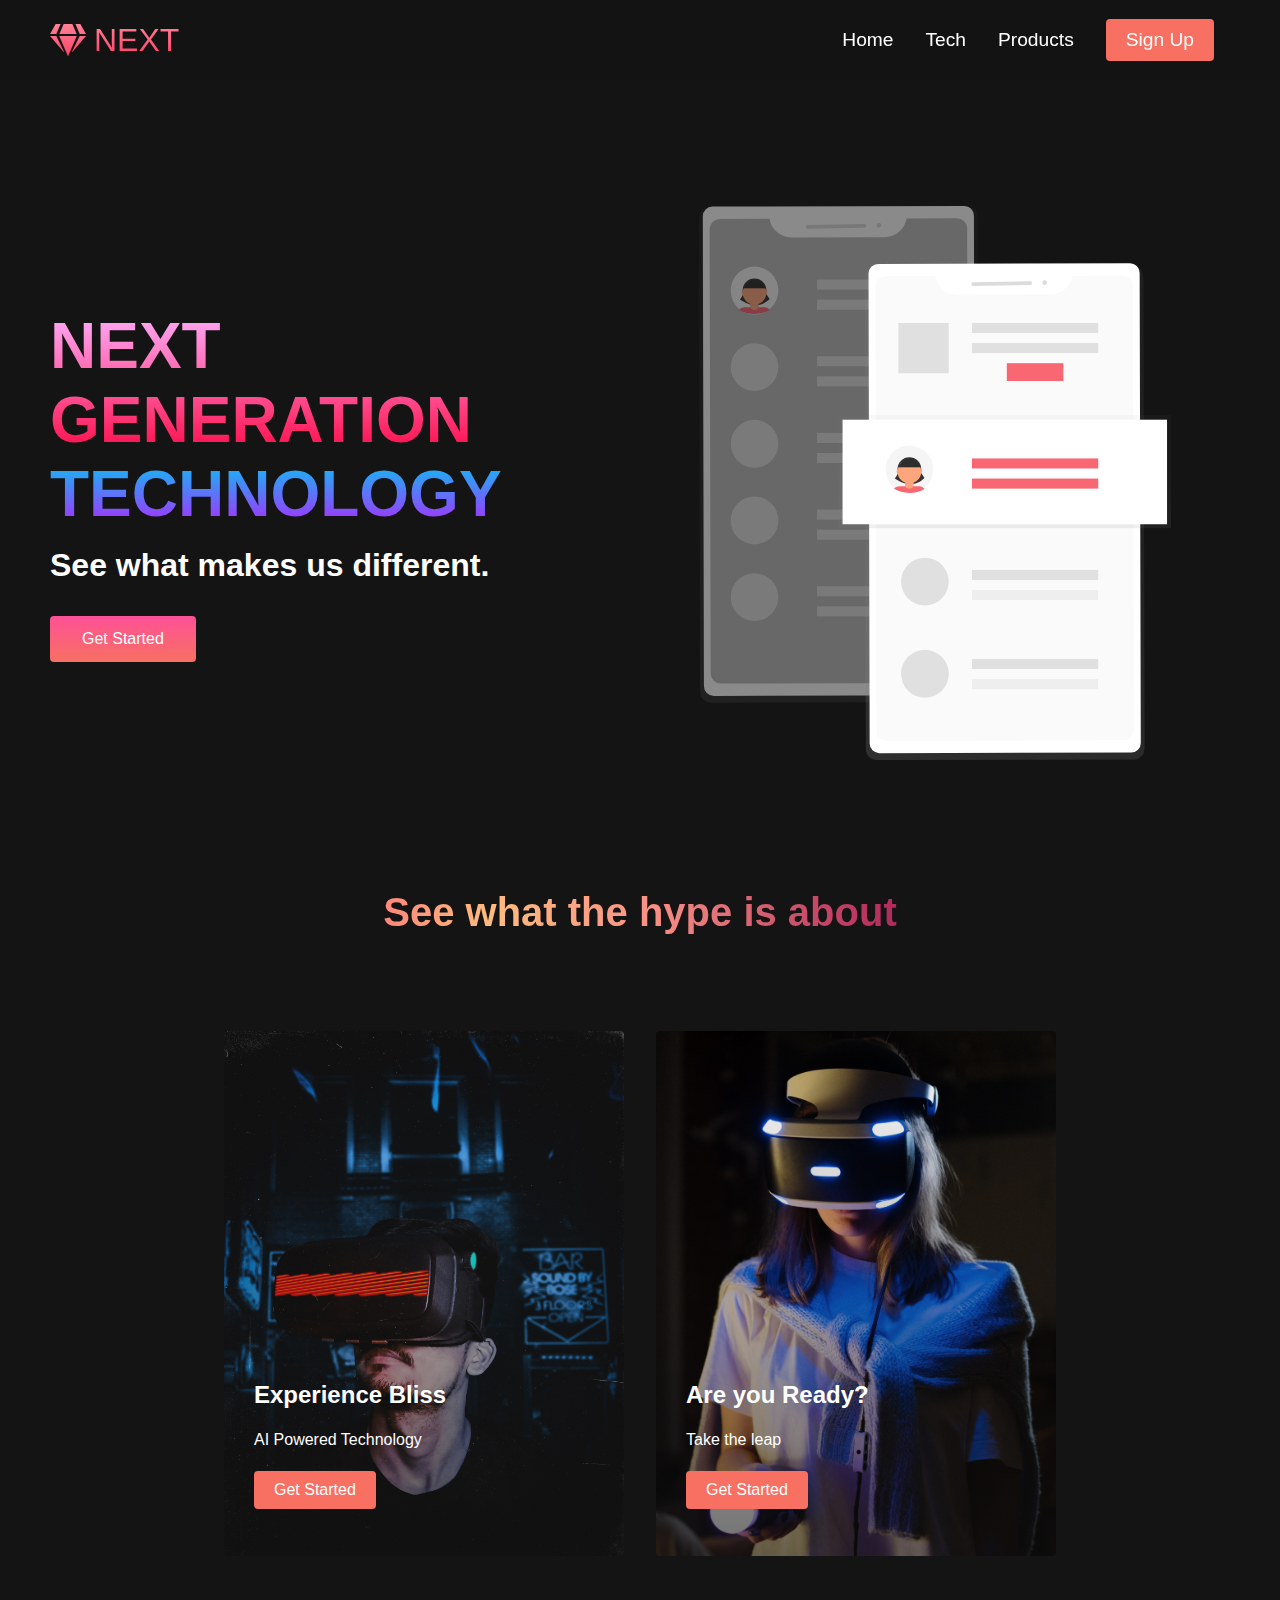
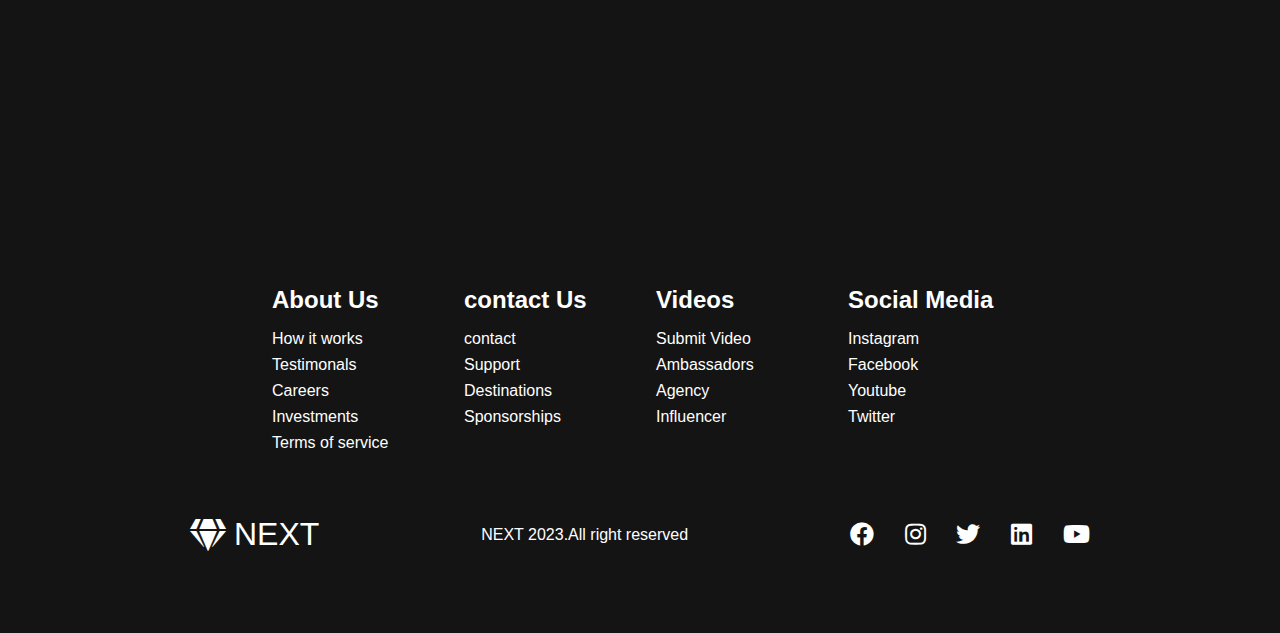
<file: NEXT/index.html>
<!DOCTYPE html>
<html lang="en">
<head>
    <meta charset="UTF-8">
    <meta http-equiv="X-UA-Compatible" content="IE=edge">
    <meta name="viewport" content="width=device-width, initial-scale=1.0">
    <title>Next Website</title>
    <link rel="stylesheet" href="style.css">
    <link rel="stylesheet" href="https://use.fontawesome.com/releases/v5.14.0/css/all.css"  crossorigin="anonymous">
    <link rel="preconnect" href="https://fonts.googleapis.com">
<link rel="preconnect" href="https://fonts.gstatic.com" crossorigin>
<link href="https://fonts.googleapis.com/css2?family=Alfa+Slab+One&family=Comic+Neue:wght@700&family=Secular+One&display=swap" rel="stylesheet">
</head>
<body>
    <!--NavBar Section-->
    <nav class="navbar">
        <div class="navbar__countainer">
            <a href="" id="navbar__logo"><i class="fas fa-gem">
            </i> NEXT</a>
             <div class="navbar__toggle" id="mobile-menu">
                <span class="bar"></span>
                <span class="bar"></span>
                <span class="bar"></span>

             </div>   
             <ul class="navbar__menu">
                <li class="navbar__item">
                    <a href="" class="navbar__links"> Home  </a>
                </li>
                <li class="navbar__item">
                    <a href="tech.html" class="navbar__links"> Tech  </a>
                </li>
                <li class="navbar__item">
                    <a href="" class="navbar__links"> Products  </a>
                </li>
                <li class="navbar__btn">
                    <a href="" class="button"> Sign Up  </a>
                </li>
             </ul>         
        </div>
    </nav>
    <!--Hero Section-->
    <div class="main">
        <div class="main__container">
            <div class="main__content">
                <h1>NEXT GENERATION</h1>
                <h2>TECHNOLOGY</h2>
                <p>See what makes us different.</p>
                <button class="main__btn"><a href="/">Get Started</a></button>
            </div>
            <div class="main__img--container">
                <img src="images/pic1.svg" alt="img" id="main__img">
            </div>
        </div>
    </div>
    <!--Services Section -->
    <div class="services">
        <h1>See what the hype is about</h1>
        <div class="services__container">
        <div class="services__card">
            <h2>Experience Bliss</h2>
            <p>AI Powered Technology</p>
            <button>Get Started</button>
         </div>
         <div class="services__card">
            <h2>Are you Ready?</h2>
            <p>Take the leap</p>
            <button>Get Started</button>
         </div>
        </div>
    </div>

<!--Footer Section-->
<div class="footer__container">
    <div class="footer__links">
        <div class="footer__link--wrapper">
            <div class="footer__link--items">
                <h2>About Us</h2>
                <a href="/">How it works</a>
                <a href="/">Testimonals</a>
                <a href="/">Careers</a>
                <a href="/">Investments</a>
                <a href="/">Terms of service</a>
            </div>
            <div class="footer__link--items">
                <h2>contact Us</h2>
                <a href="/">contact</a>
                <a href="/">Support</a>
                <a href="/">Destinations</a>
                <a href="/">Sponsorships</a>
            </div>
        </div>
        <div class="footer__link--wrapper">
            <div class="footer__link--items">
                <h2>Videos</h2>
                <a href="/">Submit Video</a>
                <a href="/">Ambassadors</a>
                <a href="/">Agency</a>
                <a href="/">Influencer</a>
            </div>
            <div class="footer__link--items">
                <h2>Social Media</h2>
                <a href="/">Instagram</a>
                <a href="/">Facebook</a>
                <a href="/">Youtube</a>
                <a href="/">Twitter</a>
            </div>
        </div>
    </div>
    <div class="social__media">
        <div class="social__media--wrap">
            <div class="footer__logo">
                <a href="" id="footer__logo"><i class="fas fa-gem"></i>NEXT</a>
            </div>
            <p class="website__rights">NEXT 2023.All right reserved</p>
            <div class="social__icons">
                <a href="" class="social__icon--link" target="_blank"><i class="fab fa-facebook"></i></a>
                <a href="" class="social__icon--link" target="_blank"><i class="fab fa-instagram"></i></a>
                <a href="" class="social__icon--link" target="_blank"><i class="fab fa-twitter"></i></a>
                <a href="" class="social__icon--link" target="_blank"><i class="fab fa-linkedin"></i></a>
                <a href="" class="social__icon--link" target="_blank"><i class="fab fa-youtube"></i></a>
            </div>
        </div>
    </div>
</div>

    <script src="app.js"></script>
</body>
</html>
</file>
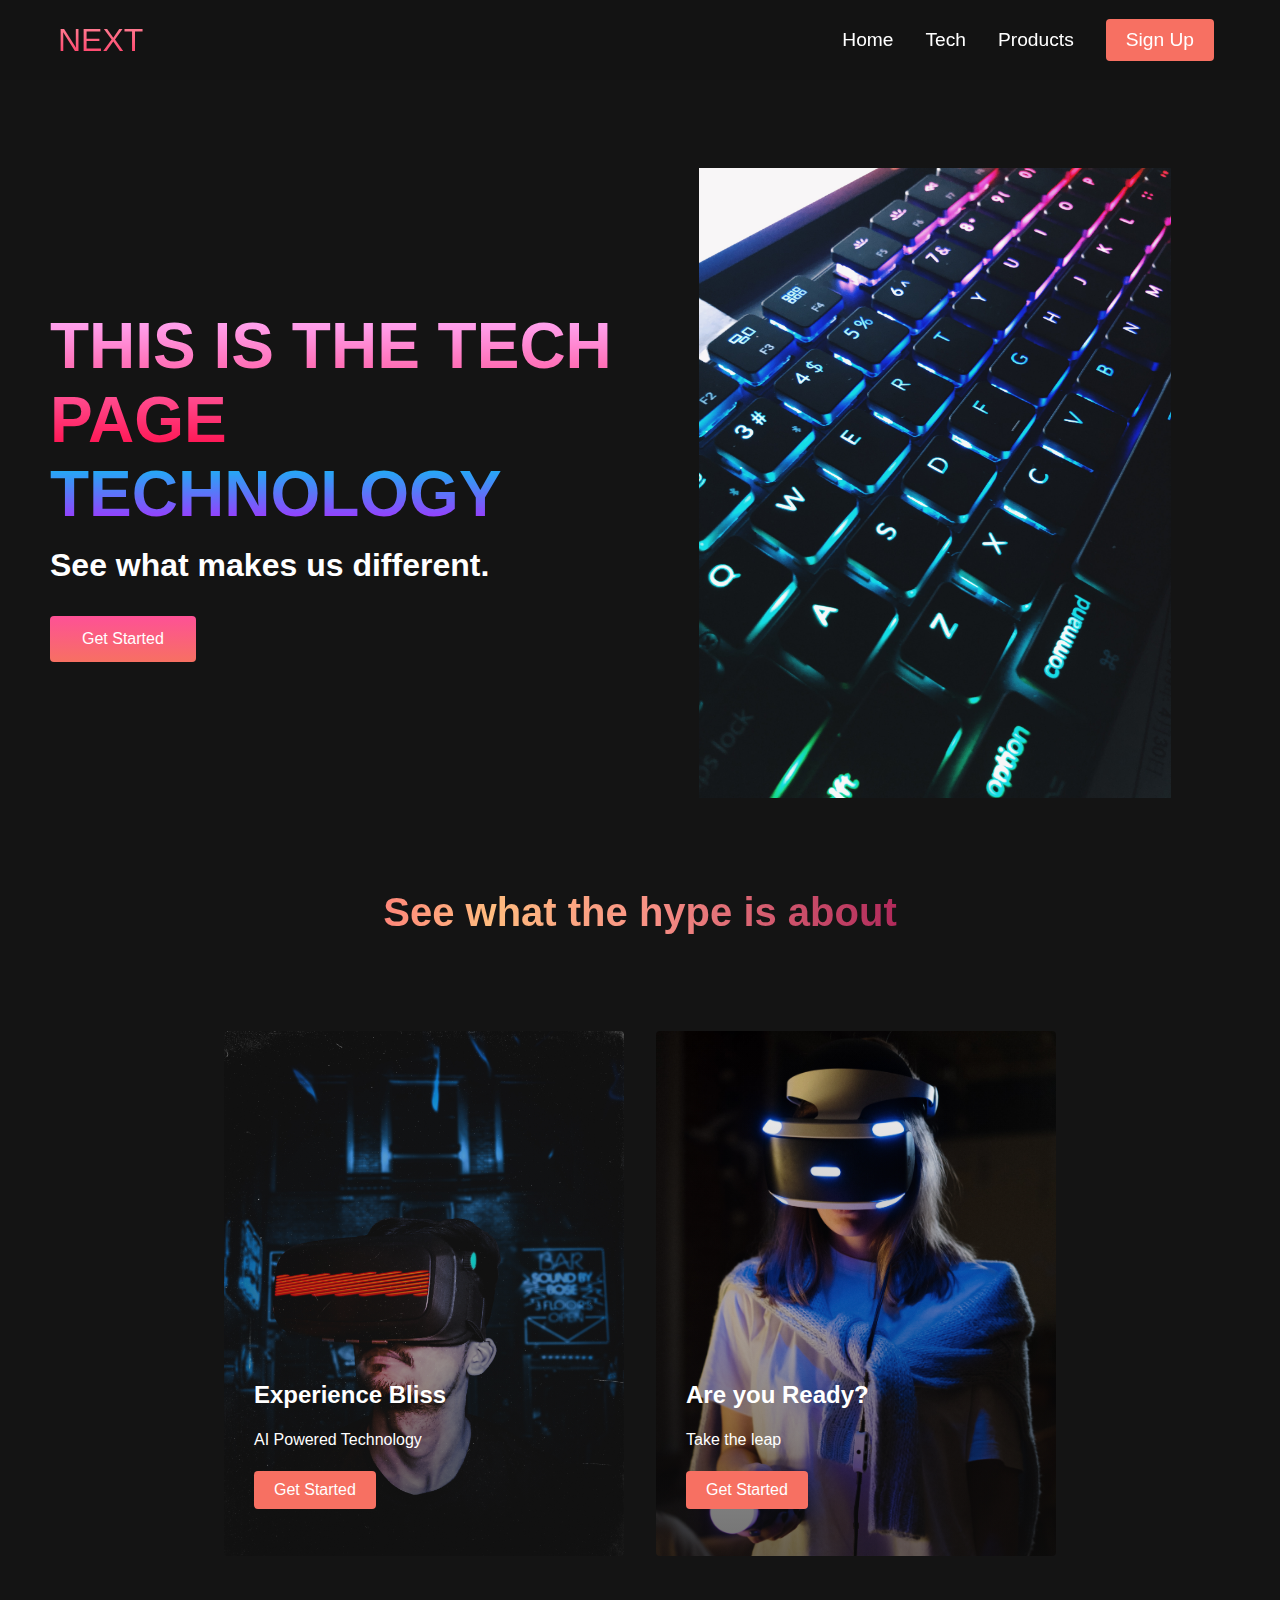
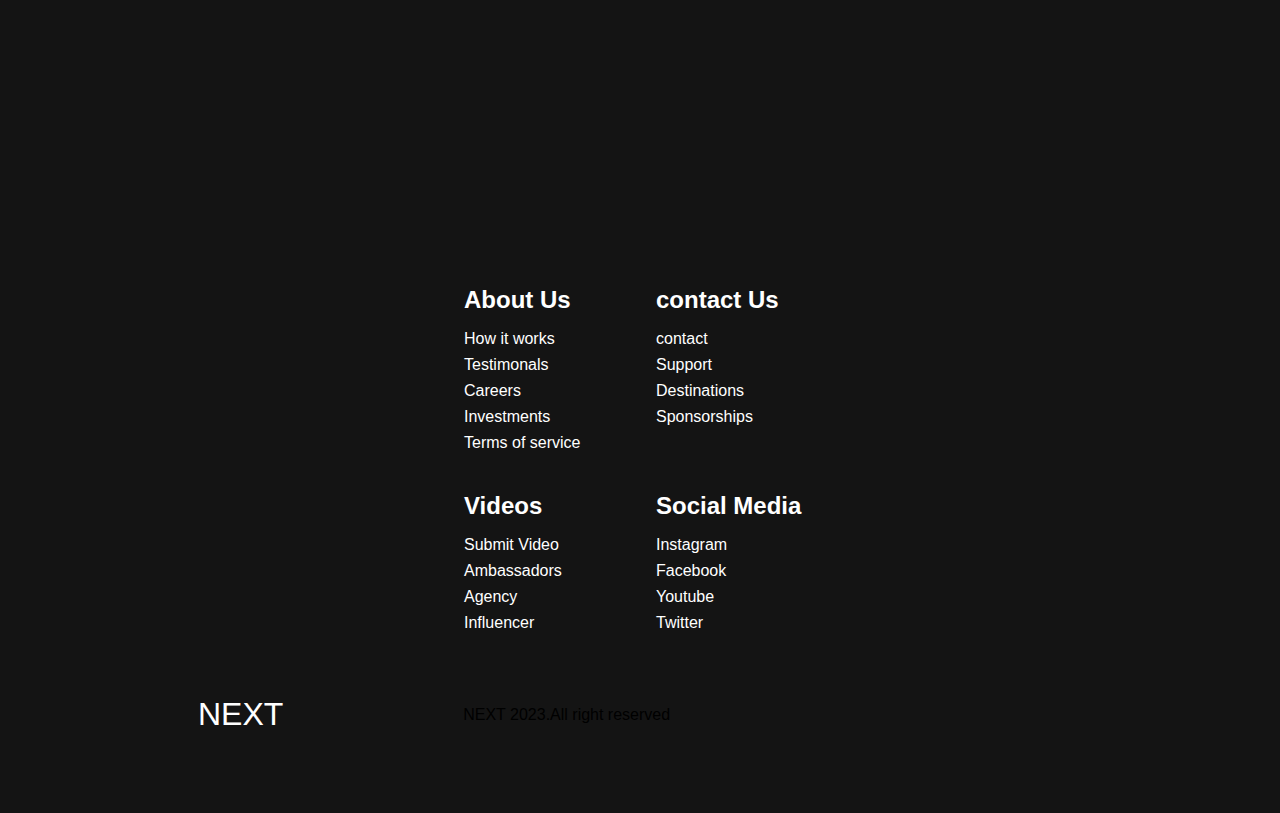
<file: NEXT/tech.html>
<!DOCTYPE html>
<html lang="en">
<head>
    <meta charset="UTF-8">
    <meta http-equiv="X-UA-Compatible" content="IE=edge">
    <meta name="viewport" content="width=device-width, initial-scale=1.0">
    <title>Next Website</title>
    <link rel="stylesheet" href="style.css">
    <link rel="stylesheet" href="https://use.fontawesome.com/releases/v5.14.0/css/all.css" integrity="sha384-HzLeBuhoNPvSl5KYnjx0BT+WB0QEEqLprO+NBkk5gbc67FTaL7XIGa2w1L0Xbgc" crossorigin="anonymous">
    <link rel="preconnect" href="https://fonts.googleapis.com">
<link rel="preconnect" href="https://fonts.gstatic.com" crossorigin>
<link href="https://fonts.googleapis.com/css2?family=Alfa+Slab+One&family=Comic+Neue:wght@700&family=Secular+One&display=swap" rel="stylesheet">
</head>
<body>
    <!--NavBar Section-->
    <nav class="navbar">
        <div class="navbar__countainer">
            <a href="" id="navbar__logo"><i class="fas fa-gem">
            </i> NEXT</a>
             <div class="navbar__toggle" id="mobile-menu">
                <span class="bar"></span>
                <span class="bar"></span>
                <span class="bar"></span>

             </div>   
             <ul class="navbar__menu">
                <li class="navbar__item">
                    <a href="index.html" class="navbar__links"> Home  </a>
                </li>
                <li class="navbar__item">
                    <a href="/tech.html" class="navbar__links"> Tech  </a>
                </li>
                <li class="navbar__item">
                    <a href="" class="navbar__links"> Products  </a>
                </li>
                <li class="navbar__btn">
                    <a href="" class="button"> Sign Up  </a>
                </li>
             </ul>         
        </div>
    </nav>
    <!--Hero Section-->
    <div class="main">
        <div class="main__container">
            <div class="main__content">
                <h1 class="">THIS IS THE TECH PAGE</h1>
                <h2>TECHNOLOGY</h2>
                <p>See what makes us different.</p>
                <button class="main__btn"><a href="/">Get Started</a></button>
            </div>
            <div class="main__img--container">
                <img src="images/pic2.jpg" alt="img" id="main__img">
            </div>
        </div>
    </div>
    <!--Services Section -->
    <div class="services">
        <h1>See what the hype is about</h1>
        <div class="services__container">
        <div class="services__card">
            <h2>Experience Bliss</h2>
            <p>AI Powered Technology</p>
            <button>Get Started</button>
         </div>
         <div class="services__card">
            <h2>Are you Ready?</h2>
            <p>Take the leap</p>
            <button>Get Started</button>
         </div>
        </div>
    </div>

<!--Footer Section-->
<div class="footer__container">
    <div class="footer__link">
        <div class="footer__link--wrapper">
            <div class="footer__link--items">
                <h2>About Us</h2>
                <a href="/">How it works</a>
                <a href="/">Testimonals</a>
                <a href="/">Careers</a>
                <a href="/">Investments</a>
                <a href="/">Terms of service</a>
            </div>
            <div class="footer__link--items">
                <h2>contact Us</h2>
                <a href="/">contact</a>
                <a href="/">Support</a>
                <a href="/">Destinations</a>
                <a href="/">Sponsorships</a>
            </div>
        </div>
        <div class="footer__link--wrapper">
            <div class="footer__link--items">
                <h2>Videos</h2>
                <a href="/">Submit Video</a>
                <a href="/">Ambassadors</a>
                <a href="/">Agency</a>
                <a href="/">Influencer</a>
            </div>
            <div class="footer__link--items">
                <h2>Social Media</h2>
                <a href="/">Instagram</a>
                <a href="/">Facebook</a>
                <a href="/">Youtube</a>
                <a href="/">Twitter</a>
            </div>
        </div>
    </div>
    <div class="social__media">
        <div class="social__media--wrap">
            <div class="footer__logo">
                <a href="" id="footer__logo"><i class="fas fa-gem"></i>NEXT</a>
            </div>
            <p class="website__right">NEXT 2023.All right reserved</p>
            <div class="social__icons">
                <a href="" class="social__icon--link" target="_blank"><i class="fab fa-facebook"></i></a>
                <a href="" class="social__icon--link" target="_blank"><i class="fab fa-instagram"></i></a>
                <a href="" class="social__icon--link" target="_blank"><i class="fab fa-twitter"></i></a>
                <a href="" class="social__icon--link" target="_blank"><i class="fab fa-linkedin"></i></a>
                <a href="" class="social__icon--link" target="_blank"><i class="fab fa-youtube"></i></a>
            </div>
        </div>
    </div>
</div>

    <script src="app.js"></script>
</body>
</html>
</file>
<file: NEXT/style.css>
*{
   box-sizing: border-box;
   margin: 0;
   padding: 0;
   font-family: 'kumbh Sans',sans-serif;
}
.navbar{
 background-color: #131313;
 height: 80px;
 display: flex;   
 justify-content: center;
 align-items: center;
 font-size: 1.2rem;
 position: sticky;
 top: 0;
 z-index: 999;
}
.navbar__countainer{
display: flex;
justify-content: space-between;
height: 88px;
z-index:1 ;
width: 100%;
max-width: 1300px;
margin: 0 auto ;
padding: 0 50px;
}
#navbar__logo{
    background-color: #ff8177;
    background-image: linear-gradient(to top,#ff0844 0%,rgb(255, 187, 187) 100%);
    background-size: 100%;
    -webkit-background-clip: text;
    -moz-background-clip: text;
    -webkit-text-fill-color: transparent;
    -moz-text-fill-color:transparent;
    display: flex;
    align-items: center;
    cursor: pointer;
    text-decoration: none;
    font-size: 2rem;
}
.fa-gem{
    margin-right: 0.5rem;
}
.navbar__menu{
    display: flex;
    align-items: center;
    list-style: none;
    text-align: center;
}
.navbar__item{
    height:80px ;

}
.navbar__links{
    color:#fff;
    display: flex;
    align-items: center;
    justify-content: center;
    text-decoration: none;
    padding: 0 1rem;
    height: 100%;
}
.navbar__btn{
    display: flex;
    justify-content: center;
    align-items: center;
    padding: 0 1rem;
    width: 100%;

}
.button{
    display: flex;
    justify-content: center;
    align-items: center;
    text-decoration: none;
    padding: 10px 20px;
    height: 100%;
    width: 100%;
    border: none;
    outline: none;
    border-radius: 4px;
    background: #f77062;
    color:#fff;
}
.button:hover{
background: #4837ff;
transition: all 0.3s ease;
}
.navbar__links:hover{
    color: #f77062;
    transition: all 0.3s ease;
}
@media screen and (max-width:960px) {
    .navbar__countainer{
        display: flex;
        justify-content: space-between;
        height: 80px;
        z-index: 1;
        width: 100%;
        max-width: 1300px;
        padding:0;
    }
    .navbar__menu{
        display: grid;
        grid-template-columns: auto;
        margin: 0;
        width: 100%;
        position: absolute;
        top: -1000px;
        opacity: 1;
        transition: all 0.5s ease;
        height: 50vh;
        z-index: -1;
        background: #131313;
    }
    .navbar__menu.active{
        background-color: #131313;
        top: 100%;
        opacity: 1;
        transition: all 0.5s ease;
        z-index: 99;
        height: 50vh;
        font-size: 1.6rem;
    }
    #navbar__logo{
        padding-left: 25px;
    }
    .navbar__toggle .bar{
        width: 25px ;
        height: 3px;
        margin: 5px auto;
        transition: all 0.3s ease-in-out;
        background: #fff;
    }
    .navbar__item{
    width: 100%;
}
.navbar__links{
    text-align: center;
    padding: 2rem;
    width: 100%;
    display: table0;
}
#mobile-menu{
    position: absolute;
    top: 20%;
    right: 5%;
    transform: translate(5%,25%);
}
.navbar__btn{
    padding-bottom: 2rem;

}
.button{
    display: flex;
    justify-content: center;
    align-items: center;
    width: 80%;
    height: 80px;
    margin: 0;
}
.navbar__toggle .bar{
    display: block;
    cursor: pointer;
}

#mobile-menu.is-active .bar:nth-child(2){
    opacity: 0;
}
#mobile-menu.is-active .bar:nth-child(1){
    transform: translateY(8px) rotate(45deg);    
}
#mobile-menu.is-active .bar:nth-child(3){
    transform: translateY(-8px) rotate(-45deg);    
}
}
/*Hero Section CSS*/
.main {
    background-color: #141414;  
}
.main__container{
    display: grid;
    grid-template-columns: 1fr 1fr;
    align-items: center;
    justify-self: center ;
    margin: 0 auto;
    height: 90vh;
    background-color: #141414;
    z-index: 1;
    width: 100%;
    max-width: 1300px;
    padding: 0 50px;
}
.main__content h1 {
font-size: 4rem;
background-color: #ff8177;
background-image: linear-gradient(to top ,#ff0844 0% ,#ffb1ff 100%);
background-size: 100%;
-webkit-background-clip: text;
-moz-background-clip: text;
-webkit-text-fill-color:transparent;
-moz-text-fill-color:transparent;
}
.main__content h2 {
    font-size: 4rem;
    background-color: #ff8177;
    background-image:linear-gradient(to top ,#b721ff 0% ,#03c7f3 100%);
    background-size: 100%;
    -webkit-background-clip: text;
    -moz-background-clip: text;
    -webkit-text-fill-color:transparent;
    -moz-text-fill-color:transparent; 
}
.main__content p{
    margin-top: 1rem;
    font-size: 2rem;
    font-weight: 700;
    color: #fff;
}
.main__btn{
    font-size: 1rem;
    background-image:linear-gradient(to top,#f77062 0%,#fe5196 100%) ;
    padding:14px 32px;
    border: none;
    border-radius:4px; 
    color:#fff;
    margin-top: 2rem ;
    cursor: pointer;
    position: relative;
    transition: all 0.35s;
    outline: none;
}
.main__btn a{
    position: relative;
    z-index: 2;
    color: #fff;
    text-decoration: none;
}
.main__btn:after{
    position:absolute;
    content: '';
    top:0;
    left: 0;
    width: 0;
    height: 100%;
    background: #4837ff;
    transition: all 0.35s;
    border-radius: 4px;
}
.main__btn:hover{
    color: #fff;
}
.main__btn:hover:after{
    width: 100%;

}
.main__img--container{
    text-align: center;
}
#main__img {
   height:80% ;
   width:80% ; 
}
/* Mobile Responsive*/
@media screen and(max-width:768px) {
    .main__container{
        display: grid;
        grid-template-columns:auto ;
        align-items: center;
        justify-self: center;
        width:100% ;
        margin: 0 auto;
        height: 90vh;
    }
    .main__content{
        text-align: center;
        margin-bottom: 4rem;
    }
    .main__content h1{
        font-size: 2.5rem;
        margin-top: 2rem;
    }
    .main__content h2{
        font-size: 3rem;
    }
    .main__content p{
        margin-top: 1rem;
        font-size: 1.5rem;
    }
}
@media screen and(max-width:480px) {
    .main__content h1{
        font-size: 2rem;
        margin-top: 3rem;
    }
    .main__content h2{
        font-size: 2rem;
    }
    .main__content p{
        margin-top: 2rem;
        font-size: 1.5rem;
    }
    .main__btn{
        padding: 17px 36px;
        margin: 2.5rem 0;
    }

}
/* Services Section Css*/
.services{
    background: #141414;
    display: flex;
    flex-direction: column;
    align-items: center;
    height: 100vh;
}
.services h1{
    background-color: #ff8177;
    background-image: linear-gradient(to right,#ff8177 0%,#ff867a 0% ,#ffBc7f 21%,#f99185 52% ,#cf556c 78%,#b12a5b 100%);
    background-size: 100%;
    margin-bottom: 5rem;
    font-size:  2.5rem; 
    -webkit-background-clip: text;
    -moz-background-clip: text;
    -webkit-text-fill-color:transparent;
    -moz-text-fill-color:transparent;
}
.services__container{
    display: flex;
    justify-content: center;
    flex-wrap:wrap ;

}

.services__card{
    margin: 1rem; ;
    height:525px ;
    width: 400px;
    border-radius: 4px;
    background-image: linear-gradient(
        to bottom ,rgba(0,0,0,0) 0%
        ,rgba(17,17,17,0.6) 100%), url('images/pic3.jpg');
       
    background-size: cover;
    position: relative;
    color: #fff;

}
.services__card:nth-child(2){
    background-image: linear-gradient(to bottom ,rgba(0,0,0,0) 0%,rgba(17,17,17,0.6) 100%),
    url('images/pic4.jpg');

}
.services h2{
    position: absolute;
    top:350px;
    left: 30px;
}
.services__card p{
    position: absolute;
    top: 400px;
    left: 30px;
}
.services__card button{
    color: #fff;
    padding: 10px 20px;
    border: none;
    outline: none;
    border-radius: 4px;
    background:#f77062 ;
    position: absolute;
    top:440px;
    left: 30px;
    font-size: 1rem;
    cursor: pointer;
}
.services__card:hover{
    transform: scale(1.075);
    transition: 0.2s ease-in;
    cursor: pointer;
}
@media screen and (max-width:960px) {
    .services{
        height: 1600px;
    }
    .services h1{
        font-size: 2rem;
        margin-top : 12rem; ;
    }
    
}

@media screen and (max-width:480px) {
.services{
    height: 1400px;

}  
.services h1{
    font-size: 1.2rem;
}  
.services__card{
    width: 300px;
}
}
/* Footer CSS*/
.footer__container{
    background-color: #141414;
    padding:5rem 0;
    display: flex;
    flex-direction: column;
    justify-content: center;
    align-items: center;
}
#footer__logo{
    color: #fff;
    display: flex;
    align-items: center;
    cursor: pointer;
    text-decoration: none;
    font-size: 2rem;
}
.footer__links{
    width: 100%;
    max-width: 1000px;
    display: flex;
    justify-content: center;
}
.footer__link--wrapper{
    display: flex;

}
.footer__link--items{
    display: flex;
    flex-direction: column;
    align-items: flex-start;
    margin: 16px;
    text-align: left;
    width: 160px;
    box-sizing: border-box;
}
.footer__link--items h2{
    margin-bottom: 16px;
}
.footer__link--items > h2{
   color: #fff;
}
.footer__link--items a{
color: #fff;
text-decoration: none;
margin-bottom: 0.5rem;
}
.footer__link--items a:hover{
color: #e9e9e9;
transition: 0.3s ease-out;



}

/* Social Icons*/
.social__icon--link{
color: #fff;
font-size: 24px;
}
.social__media{
    max-width: 1000px;
    width: 100%;
}
.social__media--wrap{
    display: flex;
    justify-content: space-between;
    align-items: center;
    width: 90%;
    max-width: 1000px;
    margin:  40px auto 0 auto;
}
.social__icons{
    display: flex;
    justify-content: space-between;
    align-items: center;
    width: 240px;
}
.social__logo{
    color: #fff;
    justify-self: flex-start;
    margin-left: 20px;
    cursor: pointer;
    text-decoration: none;
    font-size: 2rem;
    display: flex;
    align-items: center;
    margin-bottom: 16px;
}

.website__rights{
    color: #fff;
}

@media screen and (max-width:820px) {
    .footer__links{
        padding-top: 2rem;
    }
    #footer__logo{
        margin-bottom: 2rem;

    }
    .website__rights{
        margin-bottom: 2rem;
    }
    .footer__link--wrapper{
        flex-direction: column;
    }
    .social__media--wrap{
        flex-direction: column;
    }
}
@media screen and (max-width:480px) {
    .footer__link--items{
        margin: 0;
        padding: 10px;
        width: 100%;
    }
}
</file>
